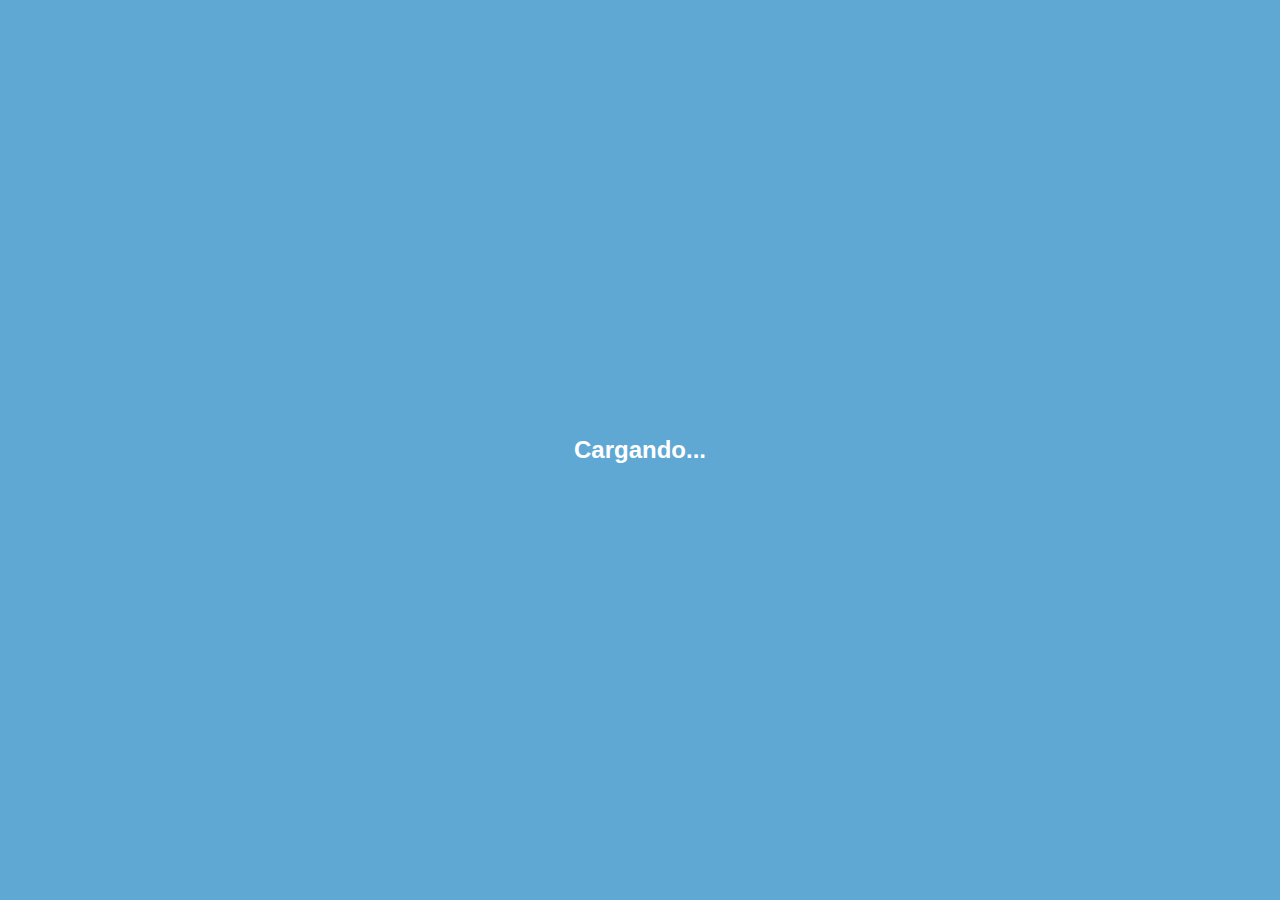
<file: index.html>
<!DOCTYPE html>
<html lang="en">
  <head>
    <meta charset="UTF-8">
    <meta name="viewport" content="width=device-width, initial-scale=1.0">
    <title>Atajo de tus Finanzas Personales</title>
    <link rel="stylesheet" href="styles.css">
    <link rel="icon" href="image/favicon.ico" type="image/x-icon">
    <!-- Ícono para pantalla de inicio en iPhone -->
    <link rel="apple-touch-icon" href="image/apple-touch-icon.png">
  </head>
<body>

    <div id="splashScreen">
      Cargando...
     </div>
      
  <header>
    <h1>Atajo de tus Finanzas Personales</h1>
    <h5>By: Mats</h5>
  </header>

  <form id="financeForm">
    <h2>Registro de Gastos</h2>

    <label for="author">Autor del asiento</label>
    <select id="author" required>
      <option value="" disabled selected>Quien realiza este movimiento?</option>
      <option value="EVER">👨‍🦰Ever</option>
      <option value="MA. NELFI">👩‍🦰Ma. Nelfi</option>
    </select>

    <label for="category">Categoría:</label>
    <select id="category" required onchange="updatePaymentOptions()">
      <option value="" disabled selected>Selecciona una categoría</option>
      <option value="Comida">🍔 Comida</option>
      <option value="Movilidad">🚗 Movilidad</option>
      <option value="Varios">🛍️ Varios</option>
      <option value="Servicios Básicos">💡 Servicios Básicos</option>
    </select>    

    <div id="paymentType">
      <label for="paymentMethod">Método de pago:</label>
      <select id="paymentMethod" required>
        <option value="" disabled selected>Selecciona el método de pago</option>
        <option value="Tarjeta">💳 Tarjeta</option>
        <option value="Efectivo">🫰💵 Efectivo</option>
      </select>
    </div>

    <label for="amount">Monto:</label>
    <input type="number" id="amount" placeholder="Monto" required step="0.01" inputmode="decimal" />

    <label for="glosa">Glosa (opcional):</label>
    <input type="text" id="glosa" placeholder="Descripción del gasto" />

    <label for="date">Fecha:</label>
    <input type="text" id="date" readonly />

    <button type="submit">Enviar</button>
    <div id="popup"></div>
  </form>

  <script src="script.js"></script>
</body>
</html>
</file>
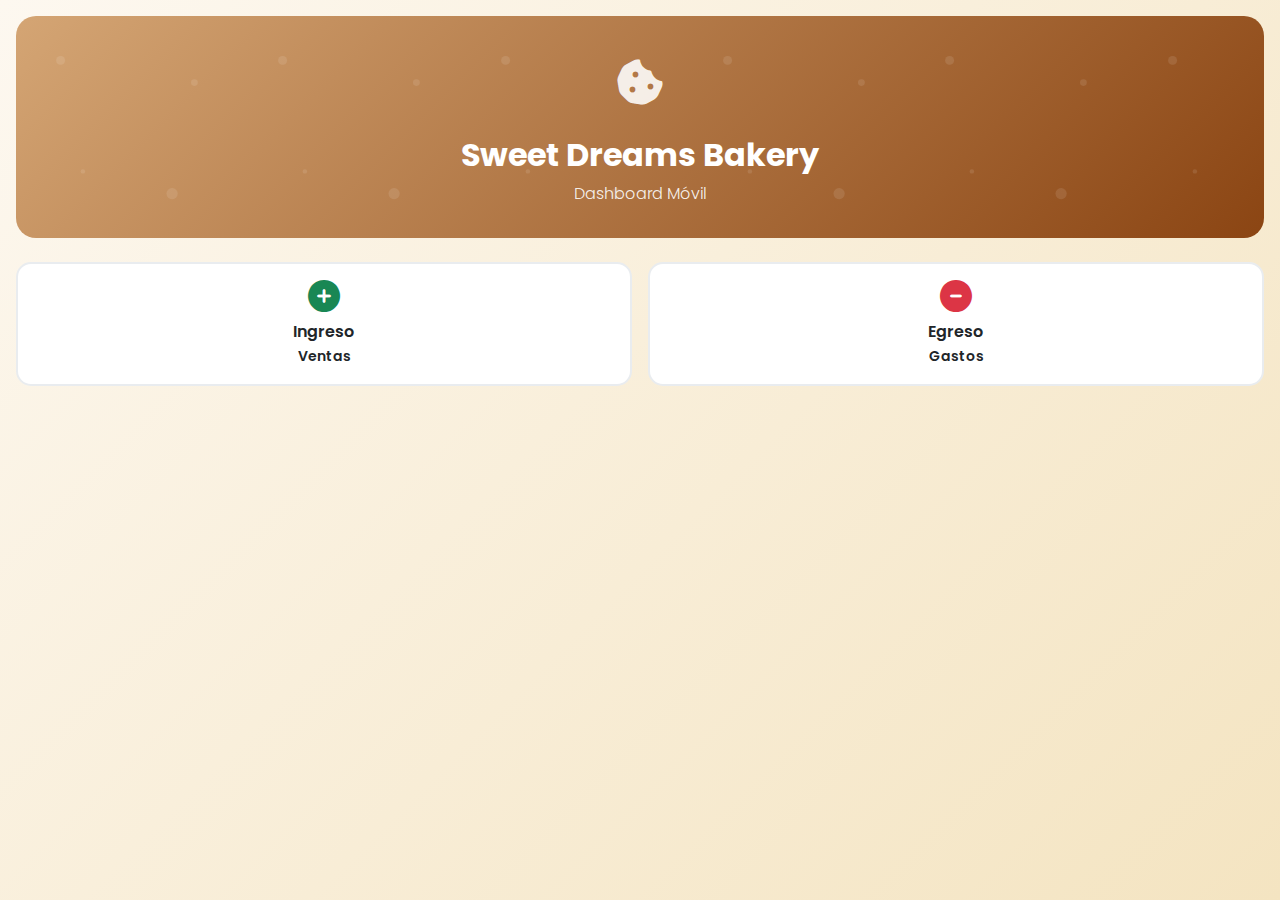
<file: TEST-MOBILE.html>
<!DOCTYPE html>
<html lang="es">

<head>
    <base target="_top">
    <meta charset="UTF-8">
    <meta name="viewport" content="width=device-width, initial-scale=1.0, user-scalable=no">
    <title>Sweet Dreams Bakery - Dashboard</title>

    <!-- Bootstrap CSS -->
    <link href="https://cdn.jsdelivr.net/npm/bootstrap@5.3.2/dist/css/bootstrap.min.css" rel="stylesheet">
    <!-- Font Awesome para iconos -->
    <link href="https://cdnjs.cloudflare.com/ajax/libs/font-awesome/6.4.0/css/all.min.css" rel="stylesheet">
    <!-- Google Fonts -->
    <link href="https://fonts.googleapis.com/css2?family=Poppins:wght@300;400;500;600;700&display=swap"
        rel="stylesheet">

    <style>
        :root {
            --primary-color: #d4a574;
            --secondary-color: #8b4513;
            --accent-color: #f4e4c1;
            --success-color: #28a745;
            --danger-color: #e74c3c;
            --warning-color: #f39c12;
            --text-dark: #2c3e50;
            --bg-light: #fdf8f0;
        }

        body {
            font-family: 'Poppins', sans-serif;
            background: linear-gradient(135deg, var(--bg-light) 0%, var(--accent-color) 100%);
            min-height: 100vh;
            margin: 0;
            padding: 0;
        }

        .container {
            max-width: 100%;
            padding: 1rem;
            min-height: 100vh;
        }

        .header-card {
            background: linear-gradient(135deg, var(--primary-color) 0%, var(--secondary-color) 100%);
            border-radius: 20px;
            padding: 2rem 1rem;
            text-align: center;
            margin-bottom: 1.5rem;
            position: relative;
            overflow: hidden;
        }

        .header-card::before {
            content: '';
            position: absolute;
            top: 0;
            left: 0;
            right: 0;
            bottom: 0;
            background: url('data:image/svg+xml,<svg xmlns="http://www.w3.org/2000/svg" viewBox="0 0 100 100"><circle cx="20" cy="20" r="2" fill="rgba(255,255,255,0.1)"/><circle cx="80" cy="30" r="1.5" fill="rgba(255,255,255,0.1)"/><circle cx="30" cy="70" r="1" fill="rgba(255,255,255,0.1)"/><circle cx="70" cy="80" r="2.5" fill="rgba(255,255,255,0.1)"/></svg>');
        }

        .brand-title {
            color: white;
            font-size: 2rem;
            font-weight: 700;
            margin: 0;
            position: relative;
            z-index: 1;
        }

        .brand-subtitle {
            color: rgba(255, 255, 255, 0.9);
            font-size: 1rem;
            font-weight: 300;
            margin: 0.5rem 0 0 0;
            position: relative;
            z-index: 1;
        }

        .cookie-icon {
            font-size: 3rem;
            color: rgba(255, 255, 255, 0.9);
            margin-bottom: 1rem;
            position: relative;
            z-index: 1;
        }

        .type-selector {
            display: flex;
            gap: 1rem;
            margin-bottom: 1.5rem;
        }

        .type-btn {
            flex: 1;
            padding: 1rem;
            border: 2px solid #e9ecef;
            border-radius: 15px;
            background: white;
            text-align: center;
            cursor: pointer;
            transition: all 0.3s ease;
            font-weight: 600;
        }

        .type-btn.active {
            border-color: var(--primary-color);
            background: linear-gradient(135deg, var(--primary-color) 0%, var(--secondary-color) 100%);
            color: white;
            transform: scale(1.05);
        }

        .type-btn.expense.active {
            border-color: var(--danger-color);
            background: linear-gradient(135deg, var(--danger-color) 0%, #c0392b 100%);
        }

        .type-btn:hover:not(.active) {
            border-color: var(--primary-color);
            background-color: var(--accent-color);
        }

        .type-btn i {
            font-size: 2rem;
            display: block;
            margin-bottom: 0.5rem;
        }

        .form-card {
            background: white;
            border-radius: 20px;
            padding: 1.5rem;
            box-shadow: 0 10px 30px rgba(0, 0, 0, 0.1);
            display: none;
        }

        .form-card.active {
            display: block;
            animation: fadeIn 0.5s ease-in-out;
        }

        @keyframes fadeIn {
            from {
                opacity: 0;
                transform: translateY(20px);
            }

            to {
                opacity: 1;
                transform: translateY(0);
            }
        }

        .form-label {
            color: var(--text-dark);
            font-weight: 600;
            margin-bottom: 0.5rem;
            font-size: 0.9rem;
        }

        .form-control,
        .form-select {
            border: 2px solid #e9ecef;
            border-radius: 12px;
            padding: 0.75rem;
            font-size: 1rem;
            transition: all 0.3s ease;
            background-color: #fafafa;
            margin-bottom: 1rem;
        }

        .form-control:focus,
        .form-select:focus {
            border-color: var(--primary-color);
            box-shadow: 0 0 0 0.2rem rgba(212, 165, 116, 0.25);
            background-color: white;
        }

        .form-control[readonly] {
            background-color: var(--accent-color);
            border-color: var(--primary-color);
            color: var(--secondary-color);
            font-weight: 600;
        }

        .input-group-text {
            background-color: var(--primary-color);
            color: white;
            border: 2px solid var(--primary-color);
            border-radius: 12px 0 0 12px;
            font-weight: 600;
        }

        .input-group .form-control {
            border-left: none;
            border-radius: 0 12px 12px 0;
            margin-bottom: 0;
        }

        .btn-submit {
            width: 100%;
            padding: 1rem;
            border: none;
            border-radius: 12px;
            font-size: 1.1rem;
            font-weight: 600;
            text-transform: uppercase;
            letter-spacing: 0.5px;
            transition: all 0.3s ease;
            margin-top: 1rem;
        }

        .btn-income {
            background: linear-gradient(135deg, var(--success-color) 0%, #20c997 100%);
            color: white;
        }

        .btn-expense {
            background: linear-gradient(135deg, var(--danger-color) 0%, #c0392b 100%);
            color: white;
        }

        .btn-submit:hover {
            transform: translateY(-2px);
            box-shadow: 0 8px 25px rgba(0, 0, 0, 0.2);
        }

        .btn-submit:active {
            transform: translateY(0);
        }

        .total-highlight {
            background: linear-gradient(135deg, var(--warning-color) 0%, #e67e22 100%);
            color: white;
            padding: 1rem;
            border-radius: 12px;
            text-align: center;
            font-size: 1.2rem;
            font-weight: 700;
            margin: 1rem 0;
        }

        .hidden {
            display: none !important;
        }

        /* iOS Safari specific fixes */
        input[type="date"]::-webkit-calendar-picker-indicator {
            background-color: var(--primary-color);
            border-radius: 4px;
            padding: 2px;
        }

        /* Prevent zoom on iOS */
        input[type="color"],
        input[type="date"],
        input[type="datetime"],
        input[type="datetime-local"],
        input[type="email"],
        input[type="month"],
        input[type="number"],
        input[type="password"],
        input[type="search"],
        input[type="tel"],
        input[type="text"],
        input[type="time"],
        input[type="url"],
        input[type="week"],
        select:focus,
        textarea {
            font-size: 16px;
        }
    </style>
</head>

<body>
    <div class="container">
        <!-- Header -->
        <div class="header-card">
            <div class="cookie-icon">
                <i class="fas fa-cookie-bite"></i>
            </div>
            <h1 class="brand-title">Sweet Dreams Bakery</h1>
            <p class="brand-subtitle">Dashboard Móvil</p>
        </div>

        <!-- Type Selector -->
        <div class="type-selector">
            <div class="type-btn" id="income-btn" onclick="selectType('income')">
                <i class="fas fa-plus-circle text-success"></i>
                <div>Ingreso</div>
                <small>Ventas</small>
            </div>
            <div class="type-btn expense" id="expense-btn" onclick="selectType('expense')">
                <i class="fas fa-minus-circle text-danger"></i>
                <div>Egreso</div>
                <small>Gastos</small>
            </div>
        </div>

        <!-- Income Form -->
        <div class="form-card" id="income-form">
            <h4 class="text-success mb-3">
                <i class="fas fa-cookie me-2"></i>Registro de Ventas
            </h4>

            <form>
                <div class="mb-3">
                    <label for="income-fecha" class="form-label">
                        <i class="fas fa-calendar-alt me-2"></i>Fecha
                    </label>
                    <input type="date" class="form-control" id="income-fecha">
                </div>

                <div class="mb-3">
                    <label for="income-producto" class="form-label">
                        <i class="fas fa-cookie me-2"></i>Producto
                    </label>
                    <select class="form-select" id="income-producto">
                        <option disabled selected>🍪 Seleccione un producto</option>
                        <option>GALLETA CLÁSICA</option>
                        <option>GALLETA RED VELVET</option>
                        <option>GALLETA DE CHOCOLATE</option>
                        <option>GALLETA DE DULCE DE LECHE</option>
                    </select>
                </div>

                <div class="mb-3">
                    <label for="income-cantidad" class="form-label">
                        <i class="fas fa-sort-numeric-up me-2"></i>Cantidad
                    </label>
                    <div class="input-group">
                        <span class="input-group-text">
                            <i class="fas fa-hashtag"></i>
                        </span>
                        <input type="number" class="form-control" id="income-cantidad" min="1" placeholder="Cantidad">
                    </div>
                </div>

                <div class="mb-3">
                    <label for="income-precio" class="form-label">
                        <i class="fas fa-dollar-sign me-2"></i>Precio Unitario
                    </label>
                    <div class="input-group">
                        <span class="input-group-text">$</span>
                        <input type="number" class="form-control" id="income-precio" disabled placeholder="Automático">
                    </div>
                </div>

                <div class="mb-3">
                    <label for="income-medio" class="form-label">
                        <i class="fas fa-credit-card me-2"></i>Medio de Pago
                    </label>
                    <select class="form-select" id="income-medio">
                        <option disabled selected>💳 Seleccione método</option>
                        <option>EFECTIVO</option>
                        <option>QR</option>
                    </select>
                </div>

                <div class="total-highlight">
                    <i class="fas fa-calculator me-2"></i>
                    Total: $<span id="income-total-display">0.00</span>
                </div>
                <input type="hidden" id="income-total">

                <button type="button" class="btn-submit btn-income" onclick="enviarIngreso()">
                    <i class="fas fa-plus-circle me-2"></i>Registrar Venta
                </button>
            </form>
        </div>

        <!-- Expense Form -->
        <div class="form-card" id="expense-form">
            <h4 class="text-danger mb-3">
                <i class="fas fa-receipt me-2"></i>Registro de Egresos
            </h4>

            <form>
                <div class="mb-3">
                    <label for="expense-fecha" class="form-label">
                        <i class="fas fa-calendar-alt me-2"></i>Fecha
                    </label>
                    <input type="date" class="form-control" id="expense-fecha">
                </div>

                <div class="mb-3">
                    <label for="expense-producto" class="form-label">
                        <i class="fas fa-box me-2"></i>Producto / Concepto
                    </label>
                    <input type="text" class="form-control" id="expense-producto"
                        placeholder="Ej. Mantequilla, Insumo, Transporte...">
                </div>

                <div class="mb-3">
                    <label for="expense-cantidad" class="form-label">
                        <i class="fas fa-sort-numeric-up me-2"></i>Cantidad
                    </label>
                    <div class="input-group">
                        <span class="input-group-text">
                            <i class="fas fa-hashtag"></i>
                        </span>
                        <input type="number" class="form-control" id="expense-cantidad" min="1" placeholder="Cantidad">
                    </div>
                </div>

                <div class="mb-3">
                    <label for="expense-precio" class="form-label">
                        <i class="fas fa-dollar-sign me-2"></i>Precio Unitario
                    </label>
                    <div class="input-group">
                        <span class="input-group-text">$</span>
                        <input type="number" class="form-control" id="expense-precio" min="0" step="0.01"
                            placeholder="Precio">
                    </div>
                </div>

                <div class="mb-3">
                    <label for="expense-medio" class="form-label">
                        <i class="fas fa-credit-card me-2"></i>Medio de Pago
                    </label>
                    <select class="form-select" id="expense-medio">
                        <option disabled selected>💳 Seleccione método</option>
                        <option>EFECTIVO</option>
                        <option>QR</option>
                    </select>
                </div>

                <div class="total-highlight">
                    <i class="fas fa-calculator me-2"></i>
                    Total: $<span id="expense-total-display">0.00</span>
                </div>
                <input type="hidden" id="expense-total">

                <button type="button" class="btn-submit btn-expense" onclick="enviarEgreso()">
                    <i class="fas fa-minus-circle me-2"></i>Registrar Egreso
                </button>
            </form>
        </div>
    </div>

    <!-- Bootstrap JS -->
    <script src="https://cdn.jsdelivr.net/npm/bootstrap@5.3.2/dist/js/bootstrap.bundle.min.js"></script>

    <script>
        let currentType = null;

        // Establecer fecha automática al cargar
        document.addEventListener('DOMContentLoaded', function () {
            const today = new Date();
            const formattedDate = today.getFullYear() + '-' +
                String(today.getMonth() + 1).padStart(2, '0') + '-' +
                String(today.getDate()).padStart(2, '0');

            document.getElementById("income-fecha").value = formattedDate;
            document.getElementById("expense-fecha").value = formattedDate;
        });

        // Selector de tipo (Ingreso/Egreso)
        function selectType(type) {
            currentType = type;

            // Reset buttons
            document.getElementById('income-btn').classList.remove('active');
            document.getElementById('expense-btn').classList.remove('active');

            // Reset forms
            document.getElementById('income-form').classList.remove('active');
            document.getElementById('expense-form').classList.remove('active');

            // Activate selected type
            if (type === 'income') {
                document.getElementById('income-btn').classList.add('active');
                document.getElementById('income-form').classList.add('active');
                setupIncomeCalculators();
            } else {
                document.getElementById('expense-btn').classList.add('active');
                document.getElementById('expense-form').classList.add('active');
                setupExpenseCalculators();
            }
        }

        // Setup calculadoras para ingresos
        function setupIncomeCalculators() {
            const cantidadInput = document.getElementById("income-cantidad");
            const precioInput = document.getElementById("income-precio");
            const totalInput = document.getElementById("income-total");
            const totalDisplay = document.getElementById("income-total-display");

            function actualizarTotal() {
                const c = parseFloat(cantidadInput.value || 0);
                const p = parseFloat(precioInput.value || 0);
                const total = (c * p).toFixed(2);
                totalInput.value = total;
                totalDisplay.textContent = total;
            }

            cantidadInput.addEventListener("input", actualizarTotal);
            precioInput.addEventListener("input", actualizarTotal);

            document.getElementById("income-producto").addEventListener("change", function () {
                const producto = this.value;
                if (producto === "Seleccione") return;

                fetch("https://script.google.com/macros/s/AKfycbxO8SBchwjFZrQuFPzJSMMQgHhIPw9vIVSaFYnrR_rZ5hbTapTBn8Bcx4LeSVGTpB2K/exec", {
                    method: "POST",
                    mode: "cors",
                    headers: {
                        "Content-Type": "application/json",
                    },
                    body: JSON.stringify({
                        tipo: "precio",
                        nombreProducto: producto,
                    }),
                })
                    .then((res) => res.text())
                    .then((precio) => {
                        document.getElementById("income-precio").value = precio;
                        actualizarTotal();
                    })
                    .catch((err) => console.error("Error al obtener precio:", err));

            });
        }

        // Setup calculadoras para egresos
        function setupExpenseCalculators() {
            const cantidadInput = document.getElementById("expense-cantidad");
            const precioInput = document.getElementById("expense-precio");
            const totalInput = document.getElementById("expense-total");
            const totalDisplay = document.getElementById("expense-total-display");

            function actualizarTotal() {
                const c = parseFloat(cantidadInput.value || 0);
                const p = parseFloat(precioInput.value || 0);
                const total = (c * p).toFixed(2);
                totalInput.value = total;
                totalDisplay.textContent = total;
            }

            cantidadInput.addEventListener("input", actualizarTotal);
            precioInput.addEventListener("input", actualizarTotal);
        }

        // Enviar ingreso
        function enviarIngreso() {
            const datos = {
                fecha: document.getElementById("income-fecha").value,
                producto: document.getElementById("income-producto").value,
                cantidad: document.getElementById("income-cantidad").value,
                precio: document.getElementById("income-precio").value,
                medio: document.getElementById("income-medio").value,
                total: document.getElementById("income-total").value,
            };

            if (Object.values(datos).some(v => v === "" || v === "Seleccione")) {
                alert("Por favor, complete todos los campos.");
                return;
            }

            fetch("https://script.google.com/macros/s/AKfycbxO8SBchwjFZrQuFPzJSMMQgHhIPw9vIVSaFYnrR_rZ5hbTapTBn8Bcx4LeSVGTpB2K/exec", {
                method: "POST",
                mode: "cors",
                headers: {
                    "Content-Type": "application/json",
                },
                body: JSON.stringify({
                    tipo: "ingreso",
                    fecha: datos.fecha,
                    producto: datos.producto,
                    cantidad: datos.cantidad,
                    precio: datos.precio,
                    medio: datos.medio,
                    total: datos.total,
                }),
            })
                .then((res) => res.text())
                .then((msg) => alert("✅ " + msg))
                .catch((err) => console.error("Error:", err));

        }

        // Enviar egreso
        function enviarEgreso() {
            const datos = {
                fecha: document.getElementById("expense-fecha").value,
                producto: document.getElementById("expense-producto").value,
                cantidad: document.getElementById("expense-cantidad").value,
                precio: document.getElementById("expense-precio").value,
                medio: document.getElementById("expense-medio").value,
                total: document.getElementById("expense-total").value,
            };

            if (Object.values(datos).some(v => v === "" || v === "Seleccione")) {
                alert("Por favor, complete todos los campos.");
                return;
            }

            fetch("https://script.google.com/macros/s/AKfycbxO8SBchwjFZrQuFPzJSMMQgHhIPw9vIVSaFYnrR_rZ5hbTapTBn8Bcx4LeSVGTpB2K/exec", {
                method: "POST",
                mode: "cors",
                headers: {
                    "Content-Type": "application/json",
                },
                body: JSON.stringify({
                    tipo: "egreso",
                    fecha: datos.fecha,
                    producto: datos.producto,
                    cantidad: datos.cantidad,
                    precio: datos.precio,
                    medio: datos.medio,
                    total: datos.total,
                }),
            })
                .then((res) => res.text())
                .then((msg) => alert("✅ " + msg))
                .catch((err) => console.error("Error:", err));

        }
    </script>
</body>

</html>
</file>
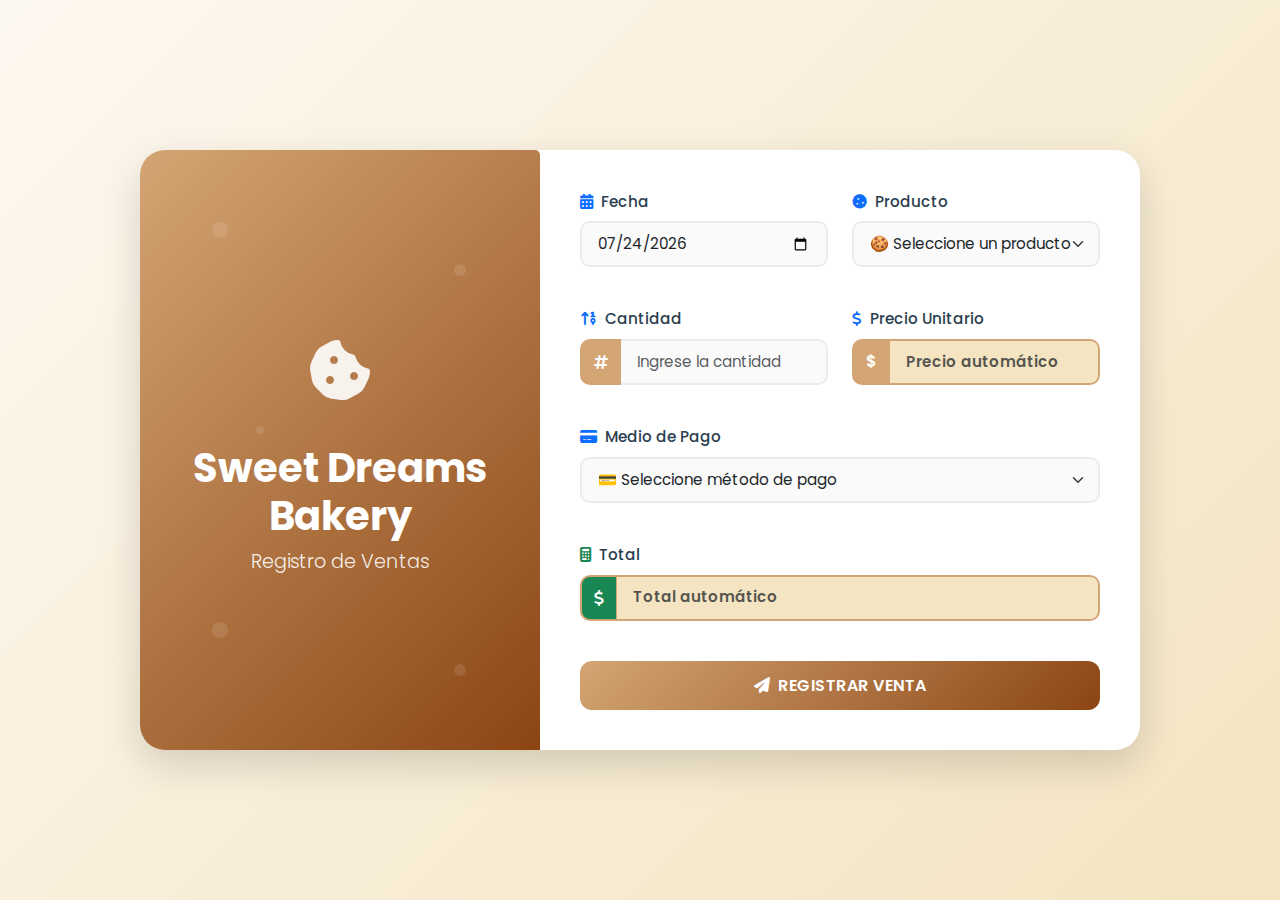
<file: test.html>
<!DOCTYPE html>
<html lang="es">

<head>
  <base target="_top">
  <meta charset="UTF-8">
  <meta name="viewport" content="width=device-width, initial-scale=1.0">
  <title>Sweet Dreams Bakery - Registro de Ventas</title>
  
  <!-- Bootstrap CSS -->
  <link href="https://cdn.jsdelivr.net/npm/bootstrap@5.3.2/dist/css/bootstrap.min.css" rel="stylesheet">
  <!-- Font Awesome para iconos -->
  <link href="https://cdnjs.cloudflare.com/ajax/libs/font-awesome/6.4.0/css/all.min.css" rel="stylesheet">
  <!-- Google Fonts -->
  <link href="https://fonts.googleapis.com/css2?family=Poppins:wght@300;400;500;600;700&display=swap" rel="stylesheet">
  
  <style>
    :root {
      --primary-color: #d4a574;
      --secondary-color: #8b4513;
      --accent-color: #f4e4c1;
      --success-color: #28a745;
      --text-dark: #2c3e50;
      --bg-light: #fdf8f0;
    }

    body {
      font-family: 'Poppins', sans-serif;
      background: linear-gradient(135deg, var(--bg-light) 0%, var(--accent-color) 100%);
      height: 100vh;
      margin: 0;
      padding: 0;
      overflow: hidden;
    }

    .container {
      max-width: 1100px;
      height: 100vh;
      margin: 0 auto;
      display: flex;
      align-items: center;
      justify-content: center;
      padding: 20px;
    }

    .card {
      border: none;
      box-shadow: 0 15px 40px rgba(0, 0, 0, 0.15);
      border-radius: 25px;
      overflow: hidden;
      background: white;
      width: 100%;
      max-width: 1000px;
      height: auto;
      max-height: 720px;
      display: flex;
      flex-direction: row;
    }

    .card-header {
      background: linear-gradient(135deg, var(--primary-color) 0%, var(--secondary-color) 100%);
      border: none;
      padding: 2rem;
      text-align: center;
      position: relative;
      flex: 0 0 40%;
      display: flex;
      flex-direction: column;
      justify-content: center;
      align-items: center;
    }

    .card-header::before {
      content: '';
      position: absolute;
      top: 0;
      left: 0;
      right: 0;
      bottom: 0;
      background: url('data:image/svg+xml,<svg xmlns="http://www.w3.org/2000/svg" viewBox="0 0 100 100"><circle cx="20" cy="20" r="2" fill="rgba(255,255,255,0.1)"/><circle cx="80" cy="30" r="1.5" fill="rgba(255,255,255,0.1)"/><circle cx="30" cy="70" r="1" fill="rgba(255,255,255,0.1)"/><circle cx="70" cy="80" r="2.5" fill="rgba(255,255,255,0.1)"/></svg>');
    }

    .brand-title {
      color: white;
      font-size: 2.5rem;
      font-weight: 700;
      margin: 0;
      position: relative;
      z-index: 1;
    }

    .brand-subtitle {
      color: rgba(255, 255, 255, 0.9);
      font-size: 1.2rem;
      font-weight: 300;
      margin: 0.5rem 0 0 0;
      position: relative;
      z-index: 1;
    }

    .cookie-icon {
      font-size: 4rem;
      color: rgba(255, 255, 255, 0.9);
      margin-bottom: 1.5rem;
      position: relative;
      z-index: 1;
    }

    .card-body {
      flex: 1;
      padding: 2.5rem !important;
      overflow-y: auto;
      max-height: 720px;
    }

    .form-content {
      display: grid;
      grid-template-columns: 1fr 1fr;
      gap: 1.5rem;
      align-items: start;
    }

    .form-field-full {
      grid-column: 1 / -1;
    }

    .form-label {
      color: var(--text-dark);
      font-weight: 500;
      margin-bottom: 0.5rem;
      font-size: 0.95rem;
    }

    .form-control, .form-select {
      border: 2px solid #e9ecef;
      border-radius: 10px;
      padding: 0.6rem 1rem;
      font-size: 0.95rem;
      transition: all 0.3s ease;
      background-color: #fafafa;
    }

    .form-control:focus, .form-select:focus {
      border-color: var(--primary-color);
      box-shadow: 0 0 0 0.2rem rgba(212, 165, 116, 0.25);
      background-color: white;
    }

    .form-control[readonly] {
      background-color: var(--accent-color);
      border-color: var(--primary-color);
      color: var(--secondary-color);
      font-weight: 600;
    }

    .btn-primary {
      background: linear-gradient(135deg, var(--primary-color) 0%, var(--secondary-color) 100%);
      border: none;
      border-radius: 12px;
      padding: 0.8rem 2rem;
      font-size: 1rem;
      font-weight: 600;
      text-transform: uppercase;
      letter-spacing: 0.5px;
      transition: all 0.3s ease;
      position: relative;
      overflow: hidden;
      width: 100%;
    }

    .btn-primary:hover {
      transform: translateY(-2px);
      box-shadow: 0 8px 25px rgba(212, 165, 116, 0.4);
      background: linear-gradient(135deg, var(--secondary-color) 0%, var(--primary-color) 100%);
    }

    .btn-primary:active {
      transform: translateY(0);
    }

    .input-group-text {
      background-color: var(--primary-color);
      color: white;
      border: 2px solid var(--primary-color);
      border-radius: 10px 0 0 10px;
      font-weight: 600;
    }

    .input-group .form-control {
      border-left: none;
      border-radius: 0 10px 10px 0;
    }

    .total-display {
      background: linear-gradient(135deg, var(--success-color) 0%, #20c997 100%);
      color: white;
      font-size: 1.5rem;
      font-weight: 700;
      text-align: center;
      padding: 1rem;
      border-radius: 12px;
      margin: 1rem 0;
    }

    .form-floating label {
      color: #6c757d;
    }

    .animate-fade-in {
      animation: fadeIn 0.6s ease-in-out;
    }

    @keyframes fadeIn {
      from { opacity: 0; transform: translateY(20px); }
      to { opacity: 1; transform: translateY(0); }
    }

    .mb-4 {
      margin-bottom: 1rem !important;
    }

    @media (max-width: 1250px) {
      .card {
        flex-direction: column;
        max-height: 90vh;
      }
      
      .card-header {
        flex: 0 0 auto;
        padding: 1.5rem;
      }
      
      .form-content {
        grid-template-columns: 1fr;
        gap: 1rem;
      }
      
      .cookie-icon {
        font-size: 2.5rem;
        margin-bottom: 1rem;
      }
      
      .brand-title {
        font-size: 2rem;
      }
      
      .brand-subtitle {
        font-size: 1rem;
      }
    }

    @media (min-width: 1200px) and (min-height: 800px) {
      .container {
        padding: 40px 20px;
      }
      
      .card {
        max-height: 720px;
      }
    }
  </style>
</head>

<body>
  <div class="container animate-fade-in">
    <div class="card">
      <div class="card-header">
        <div class="cookie-icon">
          <i class="fas fa-cookie-bite"></i>
        </div>
        <h1 class="brand-title">Sweet Dreams Bakery</h1>
        <p class="brand-subtitle">Registro de Ventas</p>
      </div>
      
      <div class="card-body">
        <form>
          <div class="form-content">
            <!-- Fecha -->
            <div class="mb-4">
              <label for="fecha" class="form-label">
                <i class="fas fa-calendar-alt text-primary me-2"></i>Fecha
              </label>
              <input type="date" class="form-control" id="fecha">
            </div>

            <!-- Producto -->
            <div class="mb-4">
              <label for="producto" class="form-label">
                <i class="fas fa-cookie text-primary me-2"></i>Producto
              </label>
              <select class="form-select" id="producto">
                <option disabled selected>🍪 Seleccione un producto</option>
                <option>GALLETA CLÁSICA</option>
                <option>GALLETA RED VELVET</option>
                <option>GALLETA DE CHOCOLATE</option>
                <option>GALLETA DE DULCE DE LECHE</option>
              </select>
            </div>

            <!-- Cantidad -->
            <div class="mb-4">
              <label for="cantidad" class="form-label">
                <i class="fas fa-sort-numeric-up text-primary me-2"></i>Cantidad
              </label>
              <div class="input-group">
                <span class="input-group-text">
                  <i class="fas fa-hashtag"></i>
                </span>
                <input type="number" class="form-control" id="cantidad" min="1" placeholder="Ingrese la cantidad">
              </div>
            </div>

            <!-- Precio unitario -->
            <div class="mb-4">
              <label for="precio" class="form-label">
                <i class="fas fa-dollar-sign text-primary me-2"></i>Precio Unitario
              </label>
              <div class="input-group">
                <span class="input-group-text">$</span>
                <input type="number" class="form-control" id="precio" readonly placeholder="Precio automático">
              </div>
            </div>

            <!-- Medio de pago -->
            <div class="mb-4 form-field-full">
              <label for="medio" class="form-label">
                <i class="fas fa-credit-card text-primary me-2"></i>Medio de Pago
              </label>
              <select class="form-select" id="medio">
                <option disabled selected>💳 Seleccione método de pago</option>
                <option>EFECTIVO</option>
                <option>QR</option>
              </select>
            </div>

            <!-- Total -->
            <div class="mb-4 form-field-full">
              <label for="total" class="form-label">
                <i class="fas fa-calculator text-success me-2"></i>Total
              </label>
              <div class="input-group">
                <span class="input-group-text bg-success text-white">
                  <i class="fas fa-dollar-sign"></i>
                </span>
                <input type="number" class="form-control total-input" id="total" readonly placeholder="Total automático">
              </div>
            </div>

            <!-- Botón enviar -->
            <div class="form-field-full">
              <button type="button" class="btn btn-primary btn-lg" onclick="enviar()">
                <i class="fas fa-paper-plane me-2"></i>Registrar Venta
              </button>
            </div>
          </div>
        </form>
      </div>
    </div>
  </div>

  <!-- Bootstrap JS -->
  <script src="https://cdn.jsdelivr.net/npm/bootstrap@5.3.2/dist/js/bootstrap.bundle.min.js"></script>

  <script>
    // Establecer fecha automática (solo fecha, sin hora)
    document.addEventListener('DOMContentLoaded', function() {
      const fechaInput = document.getElementById("fecha");
      const today = new Date();
      const formattedDate = today.getFullYear() + '-' + 
                           String(today.getMonth() + 1).padStart(2, '0') + '-' + 
                           String(today.getDate()).padStart(2, '0');
      fechaInput.value = formattedDate;
    });

    const cantidadInput = document.getElementById("cantidad");
      const precioInput = document.getElementById("precio");
      const totalInput = document.getElementById("total");

      function actualizarTotal() {
        const c = parseFloat(cantidadInput.value || 0);
        const p = parseFloat(precioInput.value || 0);
        totalInput.value = (c * p).toFixed(2);
      }

      cantidadInput.addEventListener("input", actualizarTotal);
      precioInput.addEventListener("input", actualizarTotal);

      document.getElementById("producto").addEventListener("change", function () {
        const producto = this.value;
        if (producto === "Seleccione") return;

        google.script.run
          .withSuccessHandler(function (precio) {
            document.getElementById("precio").value = precio;
            actualizarTotal(); // Recalcula el total automáticamente
          })
          .obtenerPrecioPorProducto(producto);
      });

      function enviar() {
        const datos = {
          fecha: document.getElementById("fecha").value,
          producto: document.getElementById("producto").value,
          cantidad: document.getElementById("cantidad").value,
          precio: document.getElementById("precio").value,
          medio: document.getElementById("medio").value,
          total: document.getElementById("total").value,
        };

        if (Object.values(datos).some(v => v === "" || v === "Seleccione")) {
          alert("Por favor, complete todos los campos.");
          return;
        }

        google.script.run
          .withSuccessHandler(() => {
            alert("Ingreso registrado correctamente");
            google.script.host.close();
          })
          .procesarFormularioIngreso(datos);
      }
  </script>
</body>

</html>
</file>
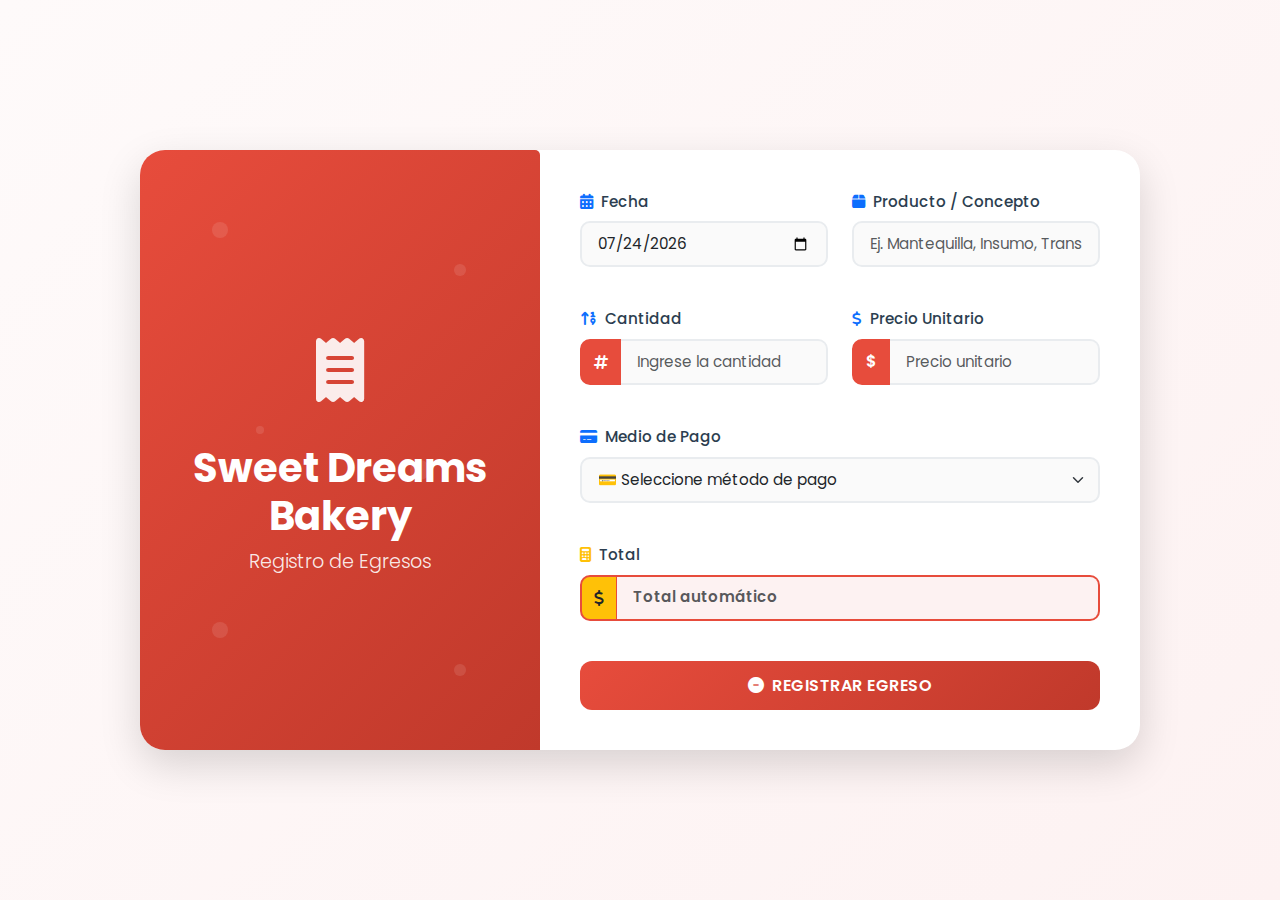
<file: testEgresos.html>
<!DOCTYPE html>
<html lang="es">

<head>
  <base target="_top">
  <meta charset="UTF-8">
  <meta name="viewport" content="width=device-width, initial-scale=1.0">
  <title>Sweet Dreams Bakery - Registro de Egresos</title>
  
  <!-- Bootstrap CSS -->
  <link href="https://cdn.jsdelivr.net/npm/bootstrap@5.3.2/dist/css/bootstrap.min.css" rel="stylesheet">
  <!-- Font Awesome para iconos -->
  <link href="https://cdnjs.cloudflare.com/ajax/libs/font-awesome/6.4.0/css/all.min.css" rel="stylesheet">
  <!-- Google Fonts -->
  <link href="https://fonts.googleapis.com/css2?family=Poppins:wght@300;400;500;600;700&display=swap" rel="stylesheet">
  
  <style>
    :root {
      --primary-color: #e74c3c;
      --secondary-color: #c0392b;
      --accent-color: #fdf2f2;
      --success-color: #e67e22;
      --text-dark: #2c3e50;
      --bg-light: #fefafa;
    }

    body {
      font-family: 'Poppins', sans-serif;
      background: linear-gradient(135deg, var(--bg-light) 0%, var(--accent-color) 100%);
      height: 100vh;
      margin: 0;
      padding: 0;
      overflow: hidden;
    }

    .container {
      max-width: 1100px;
      height: 100vh;
      margin: 0 auto;
      display: flex;
      align-items: center;
      justify-content: center;
      padding: 20px;
    }

    .card {
      border: none;
      box-shadow: 0 15px 40px rgba(0, 0, 0, 0.15);
      border-radius: 25px;
      overflow: hidden;
      background: white;
      width: 100%;
      max-width: 1000px;
      height: auto;
      max-height: 720px;
      display: flex;
      flex-direction: row;
    }

    .card-header {
      background: linear-gradient(135deg, var(--primary-color) 0%, var(--secondary-color) 100%);
      border: none;
      padding: 2rem;
      text-align: center;
      position: relative;
      flex: 0 0 40%;
      display: flex;
      flex-direction: column;
      justify-content: center;
      align-items: center;
    }

    .card-header::before {
      content: '';
      position: absolute;
      top: 0;
      left: 0;
      right: 0;
      bottom: 0;
      background: url('data:image/svg+xml,<svg xmlns="http://www.w3.org/2000/svg" viewBox="0 0 100 100"><circle cx="20" cy="20" r="2" fill="rgba(255,255,255,0.1)"/><circle cx="80" cy="30" r="1.5" fill="rgba(255,255,255,0.1)"/><circle cx="30" cy="70" r="1" fill="rgba(255,255,255,0.1)"/><circle cx="70" cy="80" r="2.5" fill="rgba(255,255,255,0.1)"/></svg>');
    }

    .brand-title {
      color: white;
      font-size: 2.5rem;
      font-weight: 700;
      margin: 0;
      position: relative;
      z-index: 1;
    }

    .brand-subtitle {
      color: rgba(255, 255, 255, 0.9);
      font-size: 1.2rem;
      font-weight: 300;
      margin: 0.5rem 0 0 0;
      position: relative;
      z-index: 1;
    }

    .expense-icon {
      font-size: 4rem;
      color: rgba(255, 255, 255, 0.9);
      margin-bottom: 1.5rem;
      position: relative;
      z-index: 1;
    }

    .card-body {
      flex: 1;
      padding: 2.5rem !important;
      overflow-y: auto;
      max-height: 720px;
    }

    .form-content {
      display: grid;
      grid-template-columns: 1fr 1fr;
      gap: 1.5rem;
      align-items: start;
    }

    .form-field-full {
      grid-column: 1 / -1;
    }

    .form-label {
      color: var(--text-dark);
      font-weight: 500;
      margin-bottom: 0.5rem;
      font-size: 0.95rem;
    }

    .form-control, .form-select {
      border: 2px solid #e9ecef;
      border-radius: 10px;
      padding: 0.6rem 1rem;
      font-size: 0.95rem;
      transition: all 0.3s ease;
      background-color: #fafafa;
    }

    .form-control:focus, .form-select:focus {
      border-color: var(--primary-color);
      box-shadow: 0 0 0 0.2rem rgba(231, 76, 60, 0.25);
      background-color: white;
    }

    .form-control[readonly] {
      background-color: var(--accent-color);
      border-color: var(--primary-color);
      color: var(--secondary-color);
      font-weight: 600;
    }

    .btn-primary {
      background: linear-gradient(135deg, var(--primary-color) 0%, var(--secondary-color) 100%);
      border: none;
      border-radius: 12px;
      padding: 0.8rem 2rem;
      font-size: 1rem;
      font-weight: 600;
      text-transform: uppercase;
      letter-spacing: 0.5px;
      transition: all 0.3s ease;
      position: relative;
      overflow: hidden;
      width: 100%;
    }

    .btn-primary:hover {
      transform: translateY(-2px);
      box-shadow: 0 8px 25px rgba(231, 76, 60, 0.4);
      background: linear-gradient(135deg, var(--secondary-color) 0%, var(--primary-color) 100%);
    }

    .btn-primary:active {
      transform: translateY(0);
    }

    .input-group-text {
      background-color: var(--primary-color);
      color: white;
      border: 2px solid var(--primary-color);
      border-radius: 10px 0 0 10px;
      font-weight: 600;
    }

    .input-group .form-control {
      border-left: none;
      border-radius: 0 10px 10px 0;
    }

    .total-display {
      background: linear-gradient(135deg, var(--success-color) 0%, #f39c12 100%);
      color: white;
      font-size: 1.5rem;
      font-weight: 700;
      text-align: center;
      padding: 1rem;
      border-radius: 12px;
      margin: 1rem 0;
    }

    .form-floating label {
      color: #6c757d;
    }

    .animate-fade-in {
      animation: fadeIn 0.6s ease-in-out;
    }

    @keyframes fadeIn {
      from { opacity: 0; transform: translateY(20px); }
      to { opacity: 1; transform: translateY(0); }
    }

    .mb-4 {
      margin-bottom: 1rem !important;
    }

    @media (max-width: 1250px) {
      .card {
        flex-direction: column;
        max-height: 90vh;
      }
      
      .card-header {
        flex: 0 0 auto;
        padding: 1.5rem;
      }
      
      .form-content {
        grid-template-columns: 1fr;
        gap: 1rem;
      }
      
      .expense-icon {
        font-size: 2.5rem;
        margin-bottom: 1rem;
      }
      
      .brand-title {
        font-size: 2rem;
      }
      
      .brand-subtitle {
        font-size: 1rem;
      }
    }

    @media (min-width: 1200px) and (min-height: 800px) {
      .container {
        padding: 40px 20px;
      }
      
      .card {
        max-height: 720px;
      }
    }
  </style>
</head>

<body>
  <div class="container animate-fade-in">
    <div class="card">
      <div class="card-header">
        <div class="expense-icon">
          <i class="fas fa-receipt"></i>
        </div>
        <h1 class="brand-title">Sweet Dreams Bakery</h1>
        <p class="brand-subtitle">Registro de Egresos</p>
      </div>
      
      <div class="card-body">
        <form>
          <div class="form-content">
            <!-- Fecha -->
            <div class="mb-4">
              <label for="fecha" class="form-label">
                <i class="fas fa-calendar-alt text-primary me-2"></i>Fecha
              </label>
              <input type="date" class="form-control" id="fecha">
            </div>

            <!-- Producto / Concepto -->
            <div class="mb-4">
              <label for="producto" class="form-label">
                <i class="fas fa-box text-primary me-2"></i>Producto / Concepto
              </label>
              <input type="text" class="form-control" id="producto" placeholder="Ej. Mantequilla, Insumo, Transporte...">
            </div>

            <!-- Cantidad -->
            <div class="mb-4">
              <label for="cantidad" class="form-label">
                <i class="fas fa-sort-numeric-up text-primary me-2"></i>Cantidad
              </label>
              <div class="input-group">
                <span class="input-group-text">
                  <i class="fas fa-hashtag"></i>
                </span>
                <input type="number" class="form-control" id="cantidad" min="1" placeholder="Ingrese la cantidad">
              </div>
            </div>

            <!-- Precio unitario -->
            <div class="mb-4">
              <label for="precio" class="form-label">
                <i class="fas fa-dollar-sign text-primary me-2"></i>Precio Unitario
              </label>
              <div class="input-group">
                <span class="input-group-text">$</span>
                <input type="number" class="form-control" id="precio" min="0" step="0.01" placeholder="Precio unitario">
              </div>
            </div>

            <!-- Medio de pago -->
            <div class="mb-4 form-field-full">
              <label for="medio" class="form-label">
                <i class="fas fa-credit-card text-primary me-2"></i>Medio de Pago
              </label>
              <select class="form-select" id="medio">
                <option disabled selected>💳 Seleccione método de pago</option>
                <option>EFECTIVO</option>
                <option>QR</option>
              </select>
            </div>

            <!-- Total -->
            <div class="mb-4 form-field-full">
              <label for="total" class="form-label">
                <i class="fas fa-calculator text-warning me-2"></i>Total
              </label>
              <div class="input-group">
                <span class="input-group-text bg-warning text-dark">
                  <i class="fas fa-dollar-sign"></i>
                </span>
                <input type="number" class="form-control total-input" id="total" readonly placeholder="Total automático">
              </div>
            </div>

            <!-- Botón enviar -->
            <div class="form-field-full">
              <button type="button" class="btn btn-primary btn-lg" onclick="enviar()">
                <i class="fas fa-minus-circle me-2"></i>Registrar Egreso
              </button>
            </div>
          </div>
        </form>
      </div>
    </div>
  </div>

  <!-- Bootstrap JS -->
  <script src="https://cdn.jsdelivr.net/npm/bootstrap@5.3.2/dist/js/bootstrap.bundle.min.js"></script>

  <script>
    // Establecer fecha automática (solo fecha, sin hora)
    document.addEventListener('DOMContentLoaded', function() {
      const fechaInput = document.getElementById("fecha");
      const today = new Date();
      const formattedDate = today.getFullYear() + '-' + 
                           String(today.getMonth() + 1).padStart(2, '0') + '-' + 
                           String(today.getDate()).padStart(2, '0');
      fechaInput.value = formattedDate;
    });

    const cantidadInput = document.getElementById("cantidad");
    const precioInput = document.getElementById("precio");
    const totalInput = document.getElementById("total");

    function actualizarTotal() {
      const c = parseFloat(cantidadInput.value || 0);
      const p = parseFloat(precioInput.value || 0);
      totalInput.value = (c * p).toFixed(2);
    }

    cantidadInput.addEventListener("input", actualizarTotal);
    precioInput.addEventListener("input", actualizarTotal);

    function enviar() {
      const datos = {
        fecha: document.getElementById("fecha").value,
        producto: document.getElementById("producto").value,
        cantidad: document.getElementById("cantidad").value,
        precio: document.getElementById("precio").value,
        medio: document.getElementById("medio").value,
        total: document.getElementById("total").value,
      };

      if (Object.values(datos).some(v => v === "" || v === "Seleccione")) {
        alert("Por favor, complete todos los campos.");
        return;
      }

      google.script.run
        .withSuccessHandler(() => {
          alert("Egreso registrado correctamente");
          google.script.host.close();
        })
        .procesarFormularioEgresos(datos);
    }
  </script>
</body>

</html>
</file>
<file: styles.css>
body {
  font-family: 'Inter', sans-serif;
  margin: 0;
  padding: 20px 0;
  background-color: #e7f5fe;
  color: #333;
  display: flex;
  justify-content: center;
  align-items: center;
  min-height: 100%;
  flex-direction: column;
  overflow-x: hidden;
}


#splashScreen {
  position: fixed;
  top: 0;
  left: 0;
  width: 100%;
  height: 100%;
  background-color: #5fa8d3;
  color: white;
  font-size: 1.5rem;
  font-weight: bold;
  display: flex;
  justify-content: center;
  align-items: center;
  z-index: 1000;
  opacity: 1;
  transition: opacity 0.5s ease-out;
}

header {
  text-align: center;
  background-color: #5fa8d3;
  color: white;
  padding: 10px;
  border-radius: 15px;
  box-shadow: 0 4px 8px rgba(0, 0, 0, 0.1);
  margin-bottom: 20px;
  width: 90%;
  max-width: 400px;
}

header h1 {
  font-size: 1.8rem;
  margin: 0;
}

header h5 {
  font-size: 1rem;
  font-weight: 300;
  margin: 5px 0 0;
}

form {
  width: 90%;
  max-width: 400px;
  padding: 20px;
  background-color: #ffffff;
  border-radius: 15px; /* Redondeado */
  box-shadow: 0 8px 20px rgba(0, 0, 0, 0.2);
  text-align: left;
}

/* Campos del formulario */
label {
  display: block;
  margin: 10px 0 5px;
  font-weight: bold;
  color: #333;
}

input, select {
  width: 100%;
  padding: 12px;
  margin-bottom: 15px;
  font-size: 1rem;
  border: 1px solid #ccc;
  border-radius: 10px;
  box-sizing: border-box;
  background-color: #f9f9f9;
}

input:focus, select:focus {
  outline: none;
  border-color: #5fa8d3; 
  box-shadow: 0 0 5px rgba(95, 168, 211, 0.5);
}

/* Botón */
button {
  display: block;
  width: 100%;
  background-color: #5fa8d3;
  color: white;
  font-size: 1.1rem;
  font-weight: bold;
  border: none;
  border-radius: 25px;
  cursor: pointer;
  padding: 10px;
  transition: background-color 0.3s, transform 0.2s;
}

button:hover {
  background-color: #4a90ba;
  transform: translateY(-3px);
}

@media (max-width: 480px) {
  form {
    width: 80%;
  }

  input, select, button {
    font-size: 1rem;
    padding: 10px;
  }
}

body::before {
  content: '';
  position: absolute;
  top: 50%;
  left: 50%;
  width: 300px;
  height: 300px;
  background: radial-gradient(circle, #b3dffc, transparent);
  transform: translate(-50%, -50%);
  z-index: -1;
  opacity: 0.8;
}

#popup {
  position: fixed;
  top: 1%;
  left: 45%;
  transform: translateX(-50%);
  background-color: #5fa8d3;
  color: white;
  padding: 15px 20px;
  border-radius: 10px;
  box-shadow: 0 4px 6px rgba(0, 0, 0, 0.1);
  font-family: 'Inter', sans-serif;
  font-size: 1rem;
  z-index: 9999;
  display: none;
  animation: fadeOut 3s forwards;
}

#popup.error {
  background-color: #e63946;
}

@keyframes fadeOut {
  0% {
    opacity: 1;
  }
  80% {
    opacity: 1;
  }
  100% {
    opacity: 0;
    display: none;
  }
}
</file>
